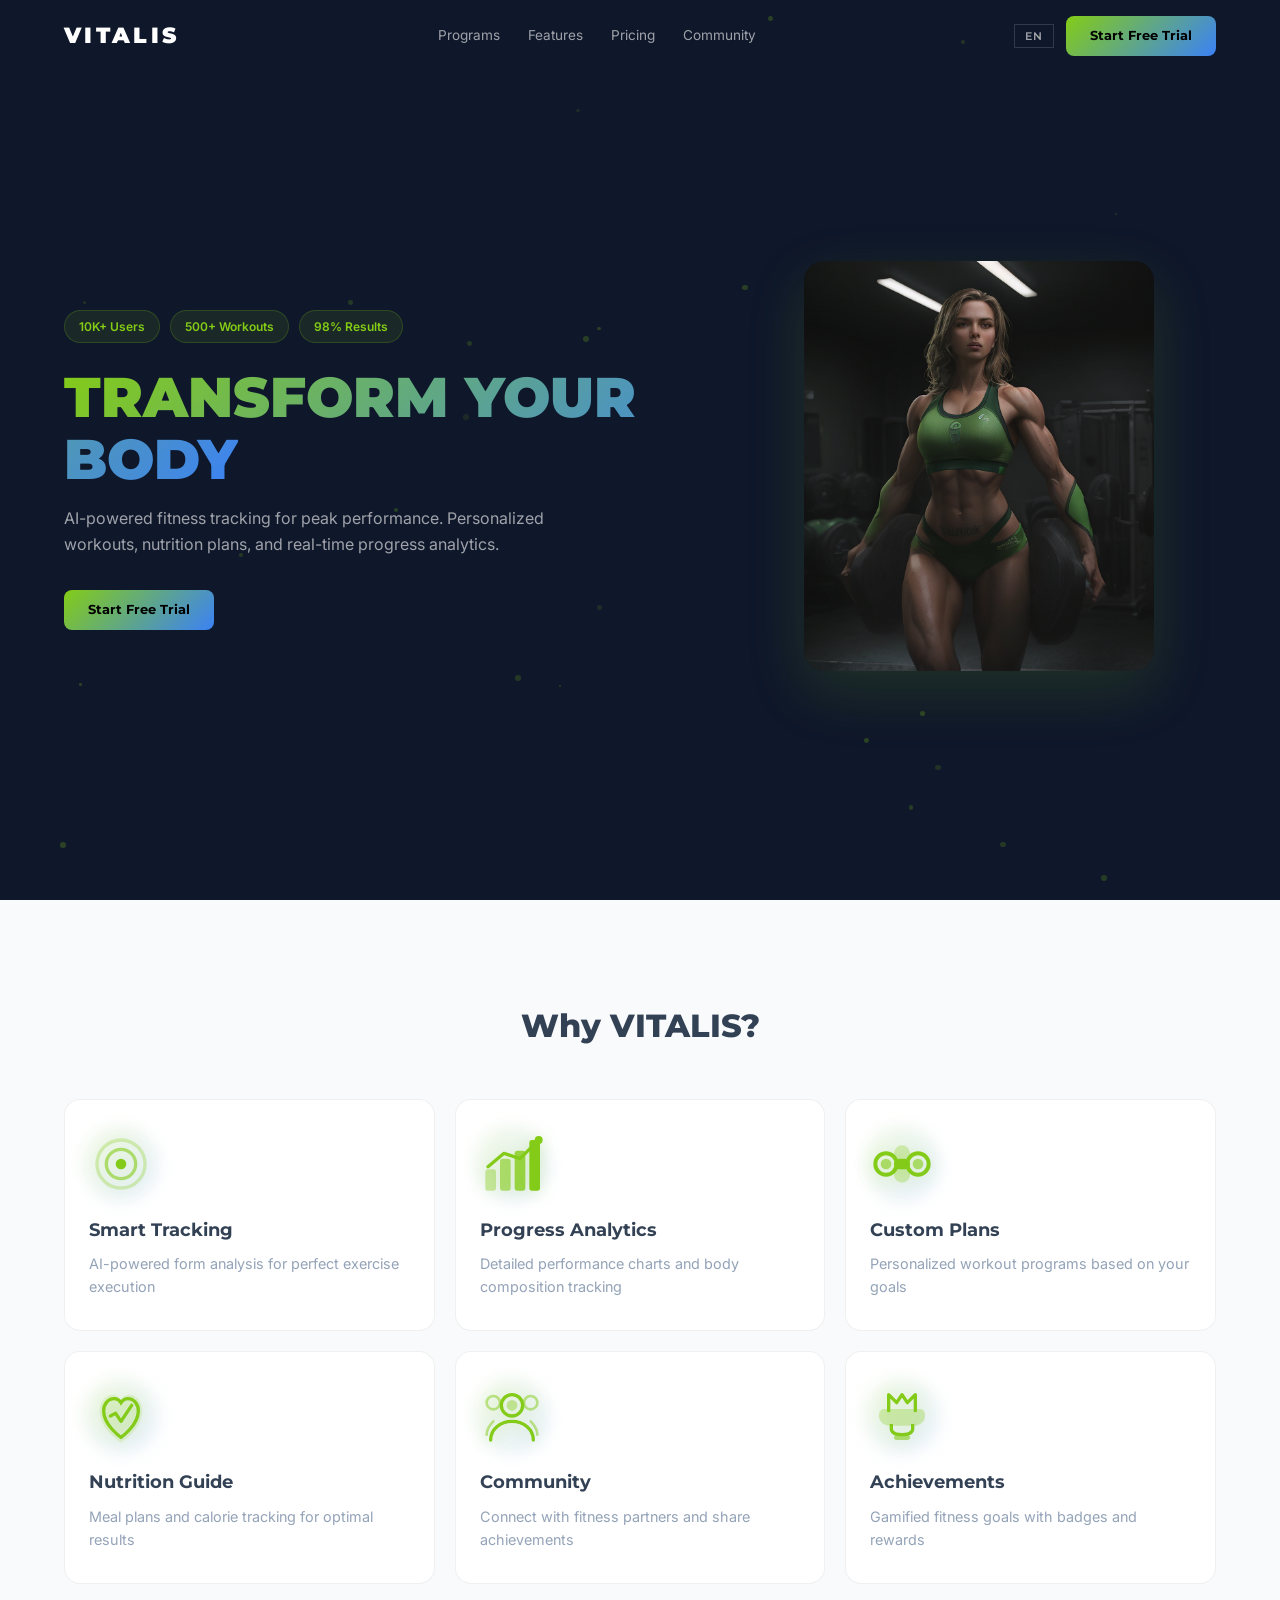
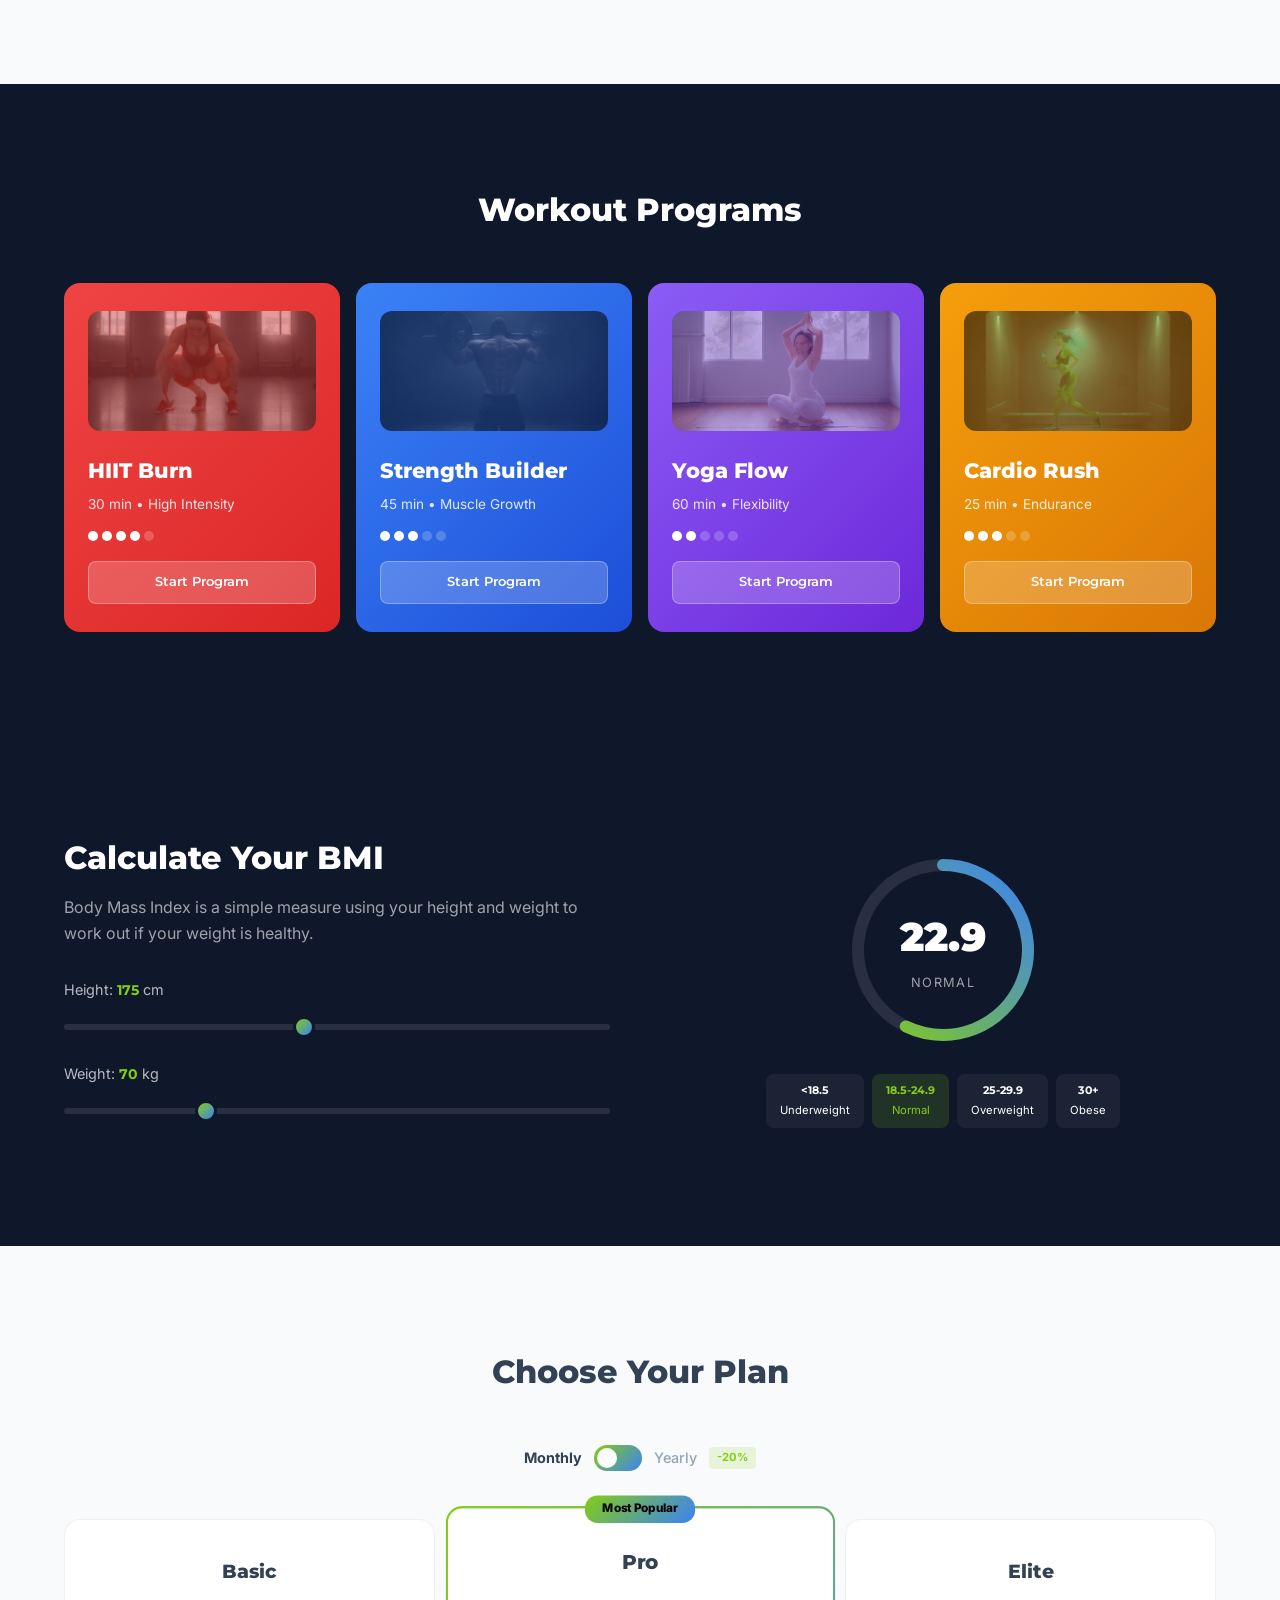
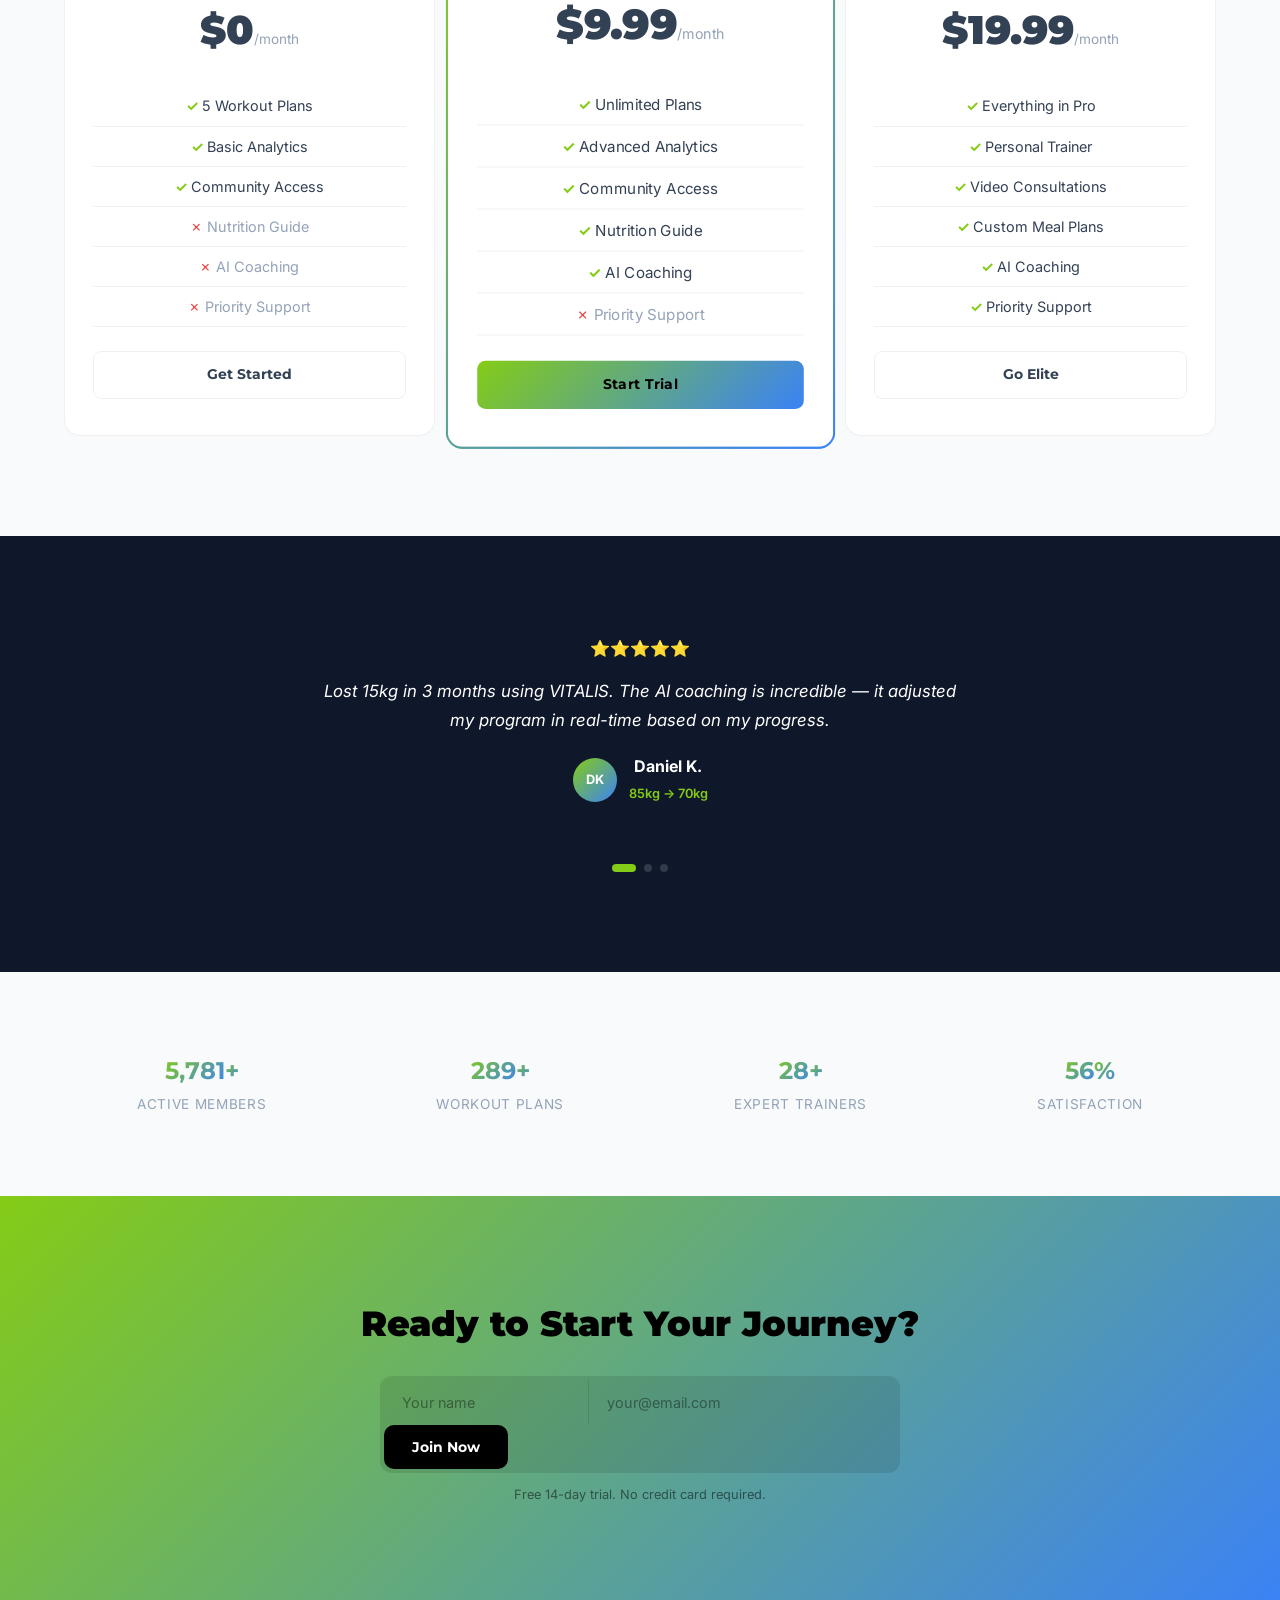
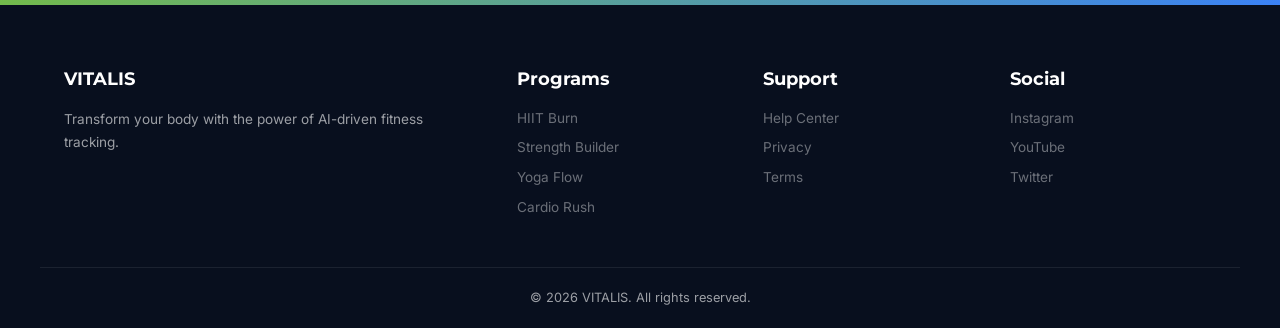
<file: index.html>
<!DOCTYPE html>
<html lang="en">
<head>
    <meta charset="UTF-8">
    <meta name="viewport" content="width=device-width, initial-scale=1.0">
    <title>VITALIS — Fitness & Wellness Platform</title>
    <meta name="description" content="VITALIS — AI-powered fitness tracking platform for peak performance">
    <link rel="preconnect" href="https://fonts.googleapis.com">
    <link rel="preconnect" href="https://fonts.gstatic.com" crossorigin>
    <link href="https://fonts.googleapis.com/css2?family=Montserrat:wght@400;500;600;700;800;900&family=Inter:wght@300;400;500;600&display=swap" rel="stylesheet">
    <link rel="stylesheet" href="style.css">

<!-- SEO upgrade -->
<meta property="og:title" content="VITALIS — Fitness &amp; Wellness Platform">
<meta property="og:description" content="VITALIS — AI-powered fitness tracking platform for peak performance">
<meta property="og:type" content="website">
<meta property="og:url" content="https://hohotyn156782-bit.github.io/vitalis/">
<meta property="og:image" content="https://hohotyn156782-bit.github.io/vitalis/og-image.jpg">
<meta property="og:locale" content="ru_RU">
<meta name="twitter:card" content="summary_large_image">
<meta name="twitter:title" content="VITALIS — Fitness &amp; Wellness Platform">
<meta name="twitter:description" content="VITALIS — AI-powered fitness tracking platform for peak performance">
<meta name="twitter:image" content="https://hohotyn156782-bit.github.io/vitalis/og-image.jpg">
<link rel="canonical" href="https://hohotyn156782-bit.github.io/vitalis/">
<meta name="theme-color" content="#0b1020">
<link rel="icon" type="image/svg+xml" href="favicon.svg">
<script type="application/ld+json">
{
 "@context": "https://schema.org",
 "@type": "HealthClub",
 "name": "VITALIS",
 "url": "https://hohotyn156782-bit.github.io/vitalis/",
 "image": "https://hohotyn156782-bit.github.io/vitalis/og-image.jpg",
 "description": "VITALIS — AI-powered fitness tracking platform for peak performance"
}
</script>
</head>
<body>
    <!-- Header -->
    <header class="header" id="header">
        <div class="container header-inner">
            <a href="#" class="logo">VITALIS</a>
            <nav class="nav" id="nav">
                <a href="#programs" data-lang-en="Programs" data-lang-ru="Программы">Programs</a>
                <a href="#features" data-lang-en="Features" data-lang-ru="Возможности">Features</a>
                <a href="#pricing" data-lang-en="Pricing" data-lang-ru="Цены">Pricing</a>
                <a href="#community" data-lang-en="Community" data-lang-ru="Сообщество">Community</a>
            </nav>
            <div class="header-actions">
                <button class="lang-btn" id="langBtn">EN</button>
                <a href="#cta" class="cta-btn header-cta" data-lang-en="Start Free Trial" data-lang-ru="Начать бесплатно">Start Free Trial</a>
                <button class="burger" id="burger" aria-label="Menu"><span></span><span></span><span></span></button>
            </div>
        </div>
    </header>

    <!-- Hero -->
    <section class="hero">
        <div class="hero-particles" id="particles"></div>
        <div class="container hero-inner">
            <div class="hero-content">
                <div class="hero-badges">
                    <span class="hero-badge" data-lang-en="10K+ Users" data-lang-ru="10К+ пользователей">10K+ Users</span>
                    <span class="hero-badge" data-lang-en="500+ Workouts" data-lang-ru="500+ тренировок">500+ Workouts</span>
                    <span class="hero-badge" data-lang-en="98% Results" data-lang-ru="98% результат">98% Results</span>
                </div>
                <h1><span class="gradient-text" data-lang-en="TRANSFORM YOUR BODY" data-lang-ru="ТРАНСФОРМИРУЙ ТЕЛО">TRANSFORM YOUR BODY</span></h1>
                <p data-lang-en="AI-powered fitness tracking for peak performance. Personalized workouts, nutrition plans, and real-time progress analytics." data-lang-ru="Фитнес-трекер на базе ИИ для максимальной производительности. Персональные тренировки, планы питания и аналитика прогресса в реальном времени.">AI-powered fitness tracking for peak performance. Personalized workouts, nutrition plans, and real-time progress analytics.</p>
                <div class="hero-ctas">
                    <a href="#cta" class="cta-btn" data-lang-en="Start Free Trial" data-lang-ru="Начать бесплатно">Start Free Trial</a>
                </div>
            </div>
            <div class="hero-visual">
                <div class="fitness-figure">
                    <img src="images/fitness-hero.png" alt="Fitness" class="hero-fitness-photo">
                </div>
            </div>
        </div>
    </section>

    <!-- Features -->
    <section class="features" id="features">
        <div class="container">
            <h2 class="section-title" data-lang-en="Why VITALIS?" data-lang-ru="Почему VITALIS?">Why VITALIS?</h2>
            <div class="features-grid">
                <div class="feature-card">
                    <div class="feature-icon-wrap">
                        <svg viewBox="0 0 48 48" fill="none" xmlns="http://www.w3.org/2000/svg">
                            <circle cx="24" cy="24" r="18" stroke="url(#g1)" stroke-width="2.5" opacity="0.3"/>
                            <circle cx="24" cy="24" r="11" stroke="url(#g1)" stroke-width="2.5" opacity="0.6"/>
                            <circle cx="24" cy="24" r="4" fill="url(#g1)"/>
                            <line x1="24" y1="2" x2="24" y2="10" stroke="url(#g1)" stroke-width="2.5" stroke-linecap="round"/>
                            <line x1="24" y1="38" x2="24" y2="46" stroke="url(#g1)" stroke-width="2.5" stroke-linecap="round"/>
                            <line x1="2" y1="24" x2="10" y2="24" stroke="url(#g1)" stroke-width="2.5" stroke-linecap="round"/>
                            <line x1="38" y1="24" x2="46" y2="24" stroke="url(#g1)" stroke-width="2.5" stroke-linecap="round"/>
                            <defs><linearGradient id="g1" x1="0" y1="0" x2="48" y2="48"><stop stop-color="#84cc16"/><stop offset="1" stop-color="#3b82f6"/></linearGradient></defs>
                        </svg>
                    </div>
                    <h3 data-lang-en="Smart Tracking" data-lang-ru="Умный трекинг">Smart Tracking</h3>
                    <p data-lang-en="AI-powered form analysis for perfect exercise execution" data-lang-ru="ИИ-анализ формы для идеального выполнения упражнений">AI-powered form analysis for perfect exercise execution</p>
                </div>
                <div class="feature-card">
                    <div class="feature-icon-wrap">
                        <svg viewBox="0 0 48 48" fill="none" xmlns="http://www.w3.org/2000/svg">
                            <rect x="4" y="28" width="8" height="16" rx="2" fill="url(#g2)" opacity="0.4"/>
                            <rect x="15" y="20" width="8" height="24" rx="2" fill="url(#g2)" opacity="0.6"/>
                            <rect x="26" y="14" width="8" height="30" rx="2" fill="url(#g2)" opacity="0.8"/>
                            <rect x="37" y="6" width="8" height="38" rx="2" fill="url(#g2)"/>
                            <path d="M6 26L18 16L30 20L44 6" stroke="url(#g2)" stroke-width="2.5" stroke-linecap="round" stroke-linejoin="round"/>
                            <circle cx="44" cy="6" r="3" fill="#84cc16"/>
                            <defs><linearGradient id="g2" x1="0" y1="0" x2="48" y2="48"><stop stop-color="#84cc16"/><stop offset="1" stop-color="#3b82f6"/></linearGradient></defs>
                        </svg>
                    </div>
                    <h3 data-lang-en="Progress Analytics" data-lang-ru="Аналитика прогресса">Progress Analytics</h3>
                    <p data-lang-en="Detailed performance charts and body composition tracking" data-lang-ru="Детальные графики результатов и отслеживание состава тела">Detailed performance charts and body composition tracking</p>
                </div>
                <div class="feature-card">
                    <div class="feature-icon-wrap">
                        <svg viewBox="0 0 48 48" fill="none" xmlns="http://www.w3.org/2000/svg">
                            <rect x="18" y="10" width="12" height="28" rx="6" fill="url(#g3)" opacity="0.3"/>
                            <circle cx="12" cy="24" r="8" stroke="url(#g3)" stroke-width="3" fill="none"/>
                            <circle cx="36" cy="24" r="8" stroke="url(#g3)" stroke-width="3" fill="none"/>
                            <rect x="18" y="20" width="12" height="8" rx="4" fill="url(#g3)"/>
                            <circle cx="12" cy="24" r="4" fill="url(#g3)" opacity="0.6"/>
                            <circle cx="36" cy="24" r="4" fill="url(#g3)" opacity="0.6"/>
                            <defs><linearGradient id="g3" x1="0" y1="0" x2="48" y2="48"><stop stop-color="#84cc16"/><stop offset="1" stop-color="#3b82f6"/></linearGradient></defs>
                        </svg>
                    </div>
                    <h3 data-lang-en="Custom Plans" data-lang-ru="Персональные планы">Custom Plans</h3>
                    <p data-lang-en="Personalized workout programs based on your goals" data-lang-ru="Персонализированные программы тренировок под ваши цели">Personalized workout programs based on your goals</p>
                </div>
                <div class="feature-card">
                    <div class="feature-icon-wrap">
                        <svg viewBox="0 0 48 48" fill="none" xmlns="http://www.w3.org/2000/svg">
                            <path d="M24 44C24 44 8 34 8 20C8 14 12 8 18 8C21 8 23 10 24 12C25 10 27 8 30 8C36 8 40 14 40 20C40 34 24 44 24 44Z" fill="url(#g4)" opacity="0.15"/>
                            <path d="M24 40C24 40 11 31 11 20C11 15.5 14 11 19 11C21.5 11 23 12.5 24 14C25 12.5 26.5 11 29 11C34 11 37 15.5 37 20C37 31 24 40 24 40Z" stroke="url(#g4)" stroke-width="2.5" fill="none"/>
                            <path d="M16 24L20 22L24 28L32 16" stroke="url(#g4)" stroke-width="2.5" stroke-linecap="round" stroke-linejoin="round"/>
                            <defs><linearGradient id="g4" x1="0" y1="0" x2="48" y2="48"><stop stop-color="#84cc16"/><stop offset="1" stop-color="#3b82f6"/></linearGradient></defs>
                        </svg>
                    </div>
                    <h3 data-lang-en="Nutrition Guide" data-lang-ru="Гид по питанию">Nutrition Guide</h3>
                    <p data-lang-en="Meal plans and calorie tracking for optimal results" data-lang-ru="Планы питания и подсчёт калорий для оптимальных результатов">Meal plans and calorie tracking for optimal results</p>
                </div>
                <div class="feature-card">
                    <div class="feature-icon-wrap">
                        <svg viewBox="0 0 48 48" fill="none" xmlns="http://www.w3.org/2000/svg">
                            <circle cx="24" cy="16" r="8" stroke="url(#g5)" stroke-width="2.5" fill="none"/>
                            <circle cx="24" cy="16" r="4" fill="url(#g5)" opacity="0.4"/>
                            <path d="M8 42C8 34 15 28 24 28C33 28 40 34 40 42" stroke="url(#g5)" stroke-width="2.5" stroke-linecap="round" fill="none"/>
                            <circle cx="38" cy="14" r="5" stroke="url(#g5)" stroke-width="2" fill="none" opacity="0.5"/>
                            <circle cx="10" cy="14" r="5" stroke="url(#g5)" stroke-width="2" fill="none" opacity="0.5"/>
                            <path d="M43 38C43 33 39 29 38 28" stroke="url(#g5)" stroke-width="2" stroke-linecap="round" opacity="0.5"/>
                            <path d="M5 38C5 33 9 29 10 28" stroke="url(#g5)" stroke-width="2" stroke-linecap="round" opacity="0.5"/>
                            <defs><linearGradient id="g5" x1="0" y1="0" x2="48" y2="48"><stop stop-color="#84cc16"/><stop offset="1" stop-color="#3b82f6"/></linearGradient></defs>
                        </svg>
                    </div>
                    <h3 data-lang-en="Community" data-lang-ru="Сообщество">Community</h3>
                    <p data-lang-en="Connect with fitness partners and share achievements" data-lang-ru="Общайтесь с партнёрами по фитнесу и делитесь достижениями">Connect with fitness partners and share achievements</p>
                </div>
                <div class="feature-card">
                    <div class="feature-icon-wrap">
                        <svg viewBox="0 0 48 48" fill="none" xmlns="http://www.w3.org/2000/svg">
                            <path d="M14 20L14 8L20 14L24 8L28 14L34 8L34 20" stroke="url(#g6)" stroke-width="2.5" stroke-linecap="round" stroke-linejoin="round" fill="none"/>
                            <path d="M10 20H38C38 20 40 20 40 24C40 28 36 30 34 30H14C12 30 8 28 8 24C8 20 10 20 10 20Z" fill="url(#g6)" opacity="0.3" stroke="url(#g6)" stroke-width="2.5"/>
                            <path d="M16 30V34C16 34 16 38 24 38C32 38 32 34 32 34V30" stroke="url(#g6)" stroke-width="2.5" fill="none"/>
                            <rect x="18" y="38" width="12" height="4" rx="2" fill="url(#g6)" opacity="0.6"/>
                            <defs><linearGradient id="g6" x1="0" y1="0" x2="48" y2="48"><stop stop-color="#84cc16"/><stop offset="1" stop-color="#3b82f6"/></linearGradient></defs>
                        </svg>
                    </div>
                    <h3 data-lang-en="Achievements" data-lang-ru="Достижения">Achievements</h3>
                    <p data-lang-en="Gamified fitness goals with badges and rewards" data-lang-ru="Геймифицированные фитнес-цели с бейджами и наградами">Gamified fitness goals with badges and rewards</p>
                </div>
            </div>
        </div>
    </section>

    <!-- Programs -->
    <section class="programs" id="programs">
        <div class="container">
            <h2 class="section-title light" data-lang-en="Workout Programs" data-lang-ru="Программы тренировок">Workout Programs</h2>
            <div class="programs-grid">
                <div class="program-card" style="background:linear-gradient(135deg,#ef4444,#dc2626)">
                    <img src="images/hiit-workout.png" alt="HIIT Burn" class="program-photo">
                    <h3>HIIT Burn</h3>
                    <p>30 min &bull; <span data-lang-en="High Intensity" data-lang-ru="Высокая интенсивность">High Intensity</span></p>
                    <div class="difficulty"><span class="dot filled"></span><span class="dot filled"></span><span class="dot filled"></span><span class="dot filled"></span><span class="dot"></span></div>
                    <a href="#cta" class="program-btn" data-lang-en="Start Program" data-lang-ru="Начать">Start Program</a>
                </div>
                <div class="program-card" style="background:linear-gradient(135deg,#3b82f6,#1d4ed8)">
                    <img src="images/strength-training.png" alt="Strength Builder" class="program-photo">
                    <h3>Strength Builder</h3>
                    <p>45 min &bull; <span data-lang-en="Muscle Growth" data-lang-ru="Рост мышц">Muscle Growth</span></p>
                    <div class="difficulty"><span class="dot filled"></span><span class="dot filled"></span><span class="dot filled"></span><span class="dot"></span><span class="dot"></span></div>
                    <a href="#cta" class="program-btn" data-lang-en="Start Program" data-lang-ru="Начать">Start Program</a>
                </div>
                <div class="program-card" style="background:linear-gradient(135deg,#8b5cf6,#6d28d9)">
                    <img src="images/yoga-flow.png" alt="Yoga Flow" class="program-photo">
                    <h3>Yoga Flow</h3>
                    <p>60 min &bull; <span data-lang-en="Flexibility" data-lang-ru="Гибкость">Flexibility</span></p>
                    <div class="difficulty"><span class="dot filled"></span><span class="dot filled"></span><span class="dot"></span><span class="dot"></span><span class="dot"></span></div>
                    <a href="#cta" class="program-btn" data-lang-en="Start Program" data-lang-ru="Начать">Start Program</a>
                </div>
                <div class="program-card" style="background:linear-gradient(135deg,#f59e0b,#d97706)">
                    <img src="images/cardio-running.png" alt="Cardio Rush" class="program-photo">
                    <h3>Cardio Rush</h3>
                    <p>25 min &bull; <span data-lang-en="Endurance" data-lang-ru="Выносливость">Endurance</span></p>
                    <div class="difficulty"><span class="dot filled"></span><span class="dot filled"></span><span class="dot filled"></span><span class="dot"></span><span class="dot"></span></div>
                    <a href="#cta" class="program-btn" data-lang-en="Start Program" data-lang-ru="Начать">Start Program</a>
                </div>
            </div>
        </div>
    </section>

    <!-- BMI Calculator -->
    <section class="bmi-section">
        <div class="container bmi-inner">
            <div class="bmi-text">
                <h2 data-lang-en="Calculate Your BMI" data-lang-ru="Рассчитайте ваш ИМТ">Calculate Your BMI</h2>
                <p data-lang-en="Body Mass Index is a simple measure using your height and weight to work out if your weight is healthy." data-lang-ru="Индекс массы тела — простой показатель, использующий ваш рост и вес для определения, является ли ваш вес здоровым.">Body Mass Index is a simple measure using your height and weight to work out if your weight is healthy.</p>
                <div class="bmi-inputs">
                    <div class="slider-group">
                        <label><span data-lang-en="Height" data-lang-ru="Рост">Height</span>: <strong id="heightVal">175</strong> cm</label>
                        <input type="range" id="heightSlider" min="140" max="220" value="175">
                    </div>
                    <div class="slider-group">
                        <label><span data-lang-en="Weight" data-lang-ru="Вес">Weight</span>: <strong id="weightVal">70</strong> kg</label>
                        <input type="range" id="weightSlider" min="40" max="160" value="70">
                    </div>
                </div>
            </div>
            <div class="bmi-result">
                <div class="bmi-ring-container">
                    <svg viewBox="0 0 200 200" class="bmi-ring">
                        <circle cx="100" cy="100" r="85" fill="none" stroke="rgba(255,255,255,0.1)" stroke-width="12"/>
                        <circle cx="100" cy="100" r="85" fill="none" stroke="url(#bmiGrad)" stroke-width="12" stroke-linecap="round" stroke-dasharray="534" stroke-dashoffset="400" id="bmiCircle" transform="rotate(-90 100 100)"/>
                        <defs><linearGradient id="bmiGrad" x1="0" y1="0" x2="1" y2="1"><stop stop-color="#84cc16"/><stop offset="1" stop-color="#3b82f6"/></linearGradient></defs>
                    </svg>
                    <div class="bmi-value">
                        <span id="bmiNumber">22.9</span>
                        <small id="bmiCategory" data-lang-en="Normal" data-lang-ru="Норма">Normal</small>
                    </div>
                </div>
                <div class="bmi-scale">
                    <div class="scale-item under"><span>&lt;18.5</span><span data-lang-en="Underweight" data-lang-ru="Недовес">Underweight</span></div>
                    <div class="scale-item normal active"><span>18.5-24.9</span><span data-lang-en="Normal" data-lang-ru="Норма">Normal</span></div>
                    <div class="scale-item over"><span>25-29.9</span><span data-lang-en="Overweight" data-lang-ru="Избыток">Overweight</span></div>
                    <div class="scale-item obese"><span>30+</span><span data-lang-en="Obese" data-lang-ru="Ожирение">Obese</span></div>
                </div>
            </div>
        </div>
    </section>

    <!-- Pricing -->
    <section class="pricing" id="pricing">
        <div class="container">
            <h2 class="section-title" data-lang-en="Choose Your Plan" data-lang-ru="Выберите план">Choose Your Plan</h2>
            <div class="pricing-toggle">
                <span data-lang-en="Monthly" data-lang-ru="Месяц" class="toggle-label active" id="monthlyLabel">Monthly</span>
                <button class="toggle-switch" id="pricingToggle"><span class="toggle-dot"></span></button>
                <span data-lang-en="Yearly" data-lang-ru="Год" class="toggle-label" id="yearlyLabel">Yearly</span>
                <span class="save-badge" data-lang-en="-20%" data-lang-ru="-20%">-20%</span>
            </div>
            <div class="pricing-grid">
                <div class="price-card">
                    <h3 data-lang-en="Basic" data-lang-ru="Базовый">Basic</h3>
                    <div class="price"><span class="price-amount" data-monthly="0" data-yearly="0">$0</span><span data-lang-en="/month" data-lang-ru="/мес">/month</span></div>
                    <ul>
                        <li class="yes" data-lang-en="5 Workout Plans" data-lang-ru="5 планов тренировок">5 Workout Plans</li>
                        <li class="yes" data-lang-en="Basic Analytics" data-lang-ru="Базовая аналитика">Basic Analytics</li>
                        <li class="yes" data-lang-en="Community Access" data-lang-ru="Доступ к сообществу">Community Access</li>
                        <li class="no" data-lang-en="Nutrition Guide" data-lang-ru="Гид по питанию">Nutrition Guide</li>
                        <li class="no" data-lang-en="AI Coaching" data-lang-ru="ИИ-тренер">AI Coaching</li>
                        <li class="no" data-lang-en="Priority Support" data-lang-ru="Приоритет поддержка">Priority Support</li>
                    </ul>
                    <a href="#cta" class="price-btn" data-lang-en="Get Started" data-lang-ru="Начать">Get Started</a>
                </div>
                <div class="price-card popular">
                    <div class="popular-badge" data-lang-en="Most Popular" data-lang-ru="Популярный">Most Popular</div>
                    <h3 data-lang-en="Pro" data-lang-ru="Про">Pro</h3>
                    <div class="price"><span class="price-amount" data-monthly="9.99" data-yearly="7.99">$9.99</span><span data-lang-en="/month" data-lang-ru="/мес">/month</span></div>
                    <ul>
                        <li class="yes" data-lang-en="Unlimited Plans" data-lang-ru="Безлимитные планы">Unlimited Plans</li>
                        <li class="yes" data-lang-en="Advanced Analytics" data-lang-ru="Продвинутая аналитика">Advanced Analytics</li>
                        <li class="yes" data-lang-en="Community Access" data-lang-ru="Доступ к сообществу">Community Access</li>
                        <li class="yes" data-lang-en="Nutrition Guide" data-lang-ru="Гид по питанию">Nutrition Guide</li>
                        <li class="yes" data-lang-en="AI Coaching" data-lang-ru="ИИ-тренер">AI Coaching</li>
                        <li class="no" data-lang-en="Priority Support" data-lang-ru="Приоритет поддержка">Priority Support</li>
                    </ul>
                    <a href="#cta" class="price-btn primary" data-lang-en="Start Trial" data-lang-ru="Начать триал">Start Trial</a>
                </div>
                <div class="price-card">
                    <h3 data-lang-en="Elite" data-lang-ru="Элит">Elite</h3>
                    <div class="price"><span class="price-amount" data-monthly="19.99" data-yearly="15.99">$19.99</span><span data-lang-en="/month" data-lang-ru="/мес">/month</span></div>
                    <ul>
                        <li class="yes" data-lang-en="Everything in Pro" data-lang-ru="Всё из Про">Everything in Pro</li>
                        <li class="yes" data-lang-en="Personal Trainer" data-lang-ru="Личный тренер">Personal Trainer</li>
                        <li class="yes" data-lang-en="Video Consultations" data-lang-ru="Видео-консультации">Video Consultations</li>
                        <li class="yes" data-lang-en="Custom Meal Plans" data-lang-ru="Персональное меню">Custom Meal Plans</li>
                        <li class="yes" data-lang-en="AI Coaching" data-lang-ru="ИИ-тренер">AI Coaching</li>
                        <li class="yes" data-lang-en="Priority Support" data-lang-ru="Приоритет поддержка">Priority Support</li>
                    </ul>
                    <a href="#cta" class="price-btn" data-lang-en="Go Elite" data-lang-ru="Стать Элит">Go Elite</a>
                </div>
            </div>
        </div>
    </section>

    <!-- Testimonials -->
    <section class="testimonials">
        <div class="container">
            <div class="test-carousel" id="testCarousel">
                <div class="test-card active">
                    <div class="test-stars">&#11088;&#11088;&#11088;&#11088;&#11088;</div>
                    <p data-lang-en="Lost 15kg in 3 months using VITALIS. The AI coaching is incredible — it adjusted my program in real-time based on my progress." data-lang-ru="Потерял 15кг за 3 месяца с VITALIS. ИИ-тренер невероятен — он корректировал мою программу в реальном времени на основе прогресса.">"Lost 15kg in 3 months using VITALIS. The AI coaching is incredible — it adjusted my program in real-time based on my progress."</p>
                    <div class="test-author">
                        <div class="test-avatar" style="background:linear-gradient(135deg,#84cc16,#3b82f6)">DK</div>
                        <div><strong>Daniel K.</strong><span>85kg &rarr; 70kg</span></div>
                    </div>
                </div>
                <div class="test-card">
                    <div class="test-stars">&#11088;&#11088;&#11088;&#11088;&#11088;</div>
                    <p data-lang-en="Best fitness app I've ever used. The nutrition tracking alone is worth the subscription. Gained 8kg of muscle in 6 months!" data-lang-ru="Лучшее фитнес-приложение. Одно отслеживание питания стоит подписки. Набрал 8кг мышц за 6 месяцев!">"Best fitness app I've ever used. The nutrition tracking alone is worth the subscription. Gained 8kg of muscle in 6 months!"</p>
                    <div class="test-author">
                        <div class="test-avatar" style="background:linear-gradient(135deg,#ef4444,#f59e0b)">MR</div>
                        <div><strong>Maria R.</strong><span>60kg &rarr; 56kg</span></div>
                    </div>
                </div>
                <div class="test-card">
                    <div class="test-stars">&#11088;&#11088;&#11088;&#11088;&#11088;</div>
                    <p data-lang-en="The community feature keeps me motivated. I've connected with amazing workout partners and we push each other every day." data-lang-ru="Функция сообщества поддерживает мотивацию. Я нашёл отличных партнёров по тренировкам, и мы мотивируем друг друга каждый день.">"The community feature keeps me motivated. I've connected with amazing workout partners and we push each other every day."</p>
                    <div class="test-author">
                        <div class="test-avatar" style="background:linear-gradient(135deg,#8b5cf6,#ec4899)">JL</div>
                        <div><strong>Jake L.</strong><span>92kg &rarr; 78kg</span></div>
                    </div>
                </div>
            </div>
            <div class="test-dots" id="testDots">
                <button class="td active" data-slide="0"></button>
                <button class="td" data-slide="1"></button>
                <button class="td" data-slide="2"></button>
            </div>
        </div>
    </section>

    <!-- Community Stats -->
    <section class="community" id="community">
        <div class="container">
            <div class="community-stats">
                <div class="cs"><span class="cs-num" data-count="10000">0</span><span>+</span><p data-lang-en="Active Members" data-lang-ru="Активных участников">Active Members</p></div>
                <div class="cs"><span class="cs-num" data-count="500">0</span><span>+</span><p data-lang-en="Workout Plans" data-lang-ru="Планов тренировок">Workout Plans</p></div>
                <div class="cs"><span class="cs-num" data-count="50">0</span><span>+</span><p data-lang-en="Expert Trainers" data-lang-ru="Экспертных тренеров">Expert Trainers</p></div>
                <div class="cs"><span class="cs-num" data-count="98">0</span><span>%</span><p data-lang-en="Satisfaction" data-lang-ru="Удовлетворённость">Satisfaction</p></div>
            </div>
        </div>
    </section>

    <!-- CTA -->
    <section class="cta-section" id="cta">
        <div class="container cta-inner">
            <h2 data-lang-en="Ready to Start Your Journey?" data-lang-ru="Готовы начать свой путь?">Ready to Start Your Journey?</h2>
            <form class="cta-form" id="ctaForm">
                <input type="text" name="name" placeholder="Your name" data-placeholder-en="Your name" data-placeholder-ru="Ваше имя" required>
                <input type="email" name="email" placeholder="your@email.com" required>
                <button type="submit" data-lang-en="Join Now" data-lang-ru="Присоединиться">Join Now</button>
            </form>
            <p class="cta-note" data-lang-en="Free 14-day trial. No credit card required." data-lang-ru="Бесплатный 14-дневный триал. Карта не нужна.">Free 14-day trial. No credit card required.</p>
        </div>
    </section>

    <!-- Footer -->
    <footer class="footer">
        <div class="container footer-inner">
            <div class="footer-col">
                <h4>VITALIS</h4>
                <p data-lang-en="Transform your body with the power of AI-driven fitness tracking." data-lang-ru="Трансформируйте тело с помощью ИИ-фитнес-трекера.">Transform your body with the power of AI-driven fitness tracking.</p>
            </div>
            <div class="footer-col">
                <h4 data-lang-en="Programs" data-lang-ru="Программы">Programs</h4>
                <a href="#">HIIT Burn</a>
                <a href="#">Strength Builder</a>
                <a href="#">Yoga Flow</a>
                <a href="#">Cardio Rush</a>
            </div>
            <div class="footer-col">
                <h4 data-lang-en="Support" data-lang-ru="Поддержка">Support</h4>
                <a href="#" data-lang-en="Help Center" data-lang-ru="Помощь">Help Center</a>
                <a href="#" data-lang-en="Privacy" data-lang-ru="Конфиденциальность">Privacy</a>
                <a href="#" data-lang-en="Terms" data-lang-ru="Условия">Terms</a>
            </div>
            <div class="footer-col">
                <h4 data-lang-en="Social" data-lang-ru="Соцсети">Social</h4>
                <a href="#">Instagram</a>
                <a href="#">YouTube</a>
                <a href="#">Twitter</a>
            </div>
        </div>
        <div class="footer-bottom">
            <p>&copy; 2026 VITALIS. <span data-lang-en="All rights reserved." data-lang-ru="Все права защищены.">All rights reserved.</span></p>
        </div>
    </footer>

    <script src="script.js"></script>
</body>
</html>
</file>
<file: style.css>
/* ===== VITALIS — Fitness Platform CSS ===== */
:root {
    --lime: #84cc16;
    --blue: #3b82f6;
    --dark: #0f172a;
    --darker: #080f1e;
    --light: #f8fafc;
    --text: #334155;
    --text-light: #94a3b8;
    --border: rgba(0,0,0,0.06);
    --border-dark: rgba(255,255,255,0.08);
    --radius: 16px;
    --transition: 0.35s cubic-bezier(0.4, 0, 0.2, 1);
    --gradient: linear-gradient(135deg, var(--lime), var(--blue));
}
:root { color-scheme: light only; }
*, *::before, *::after { margin: 0; padding: 0; box-sizing: border-box; }
html { scroll-behavior: smooth; overflow-x: hidden; }
body {
    font-family: 'Inter', -apple-system, sans-serif;
    background: var(--light); color: var(--text);
    line-height: 1.6; overflow-x: hidden;
}
::selection { background: var(--lime); color: #000; }
.container { max-width: 1200px; margin: 0 auto; padding: 0 24px; }
h1, h2, h3, h4 { font-family: 'Montserrat', sans-serif; }
.gradient-text {
    background: var(--gradient);
    -webkit-background-clip: text; -webkit-text-fill-color: transparent;
    background-clip: text;
}

/* ===== HEADER ===== */
.header {
    position: fixed; top: 0; left: 0; right: 0; z-index: 100;
    transition: all var(--transition);
}
.header.scrolled {
    background: rgba(15,23,42,0.9);
    backdrop-filter: blur(16px);
    border-bottom: 1px solid var(--border-dark);
}
.header-inner { display: flex; align-items: center; justify-content: space-between; height: 72px; }
.logo {
    font-family: 'Montserrat', sans-serif;
    font-size: 1.4rem; font-weight: 900;
    letter-spacing: 0.15em; color: #fff;
    text-decoration: none;
}
.nav { display: flex; gap: 28px; }
.nav a { color: rgba(255,255,255,0.6); text-decoration: none; font-size: 0.85rem; transition: color var(--transition); }
.nav a:hover { color: #fff; }

.header-actions { display: flex; align-items: center; gap: 12px; }
.lang-btn {
    padding: 4px 10px; border: 1px solid rgba(255,255,255,0.15);
    background: none; color: rgba(255,255,255,0.6);
    font-size: 0.7rem; letter-spacing: 0.1em; cursor: pointer;
    font-family: 'Montserrat', sans-serif; font-weight: 600;
    transition: all var(--transition);
}
.lang-btn:hover { border-color: var(--lime); color: var(--lime); }

.cta-btn {
    padding: 10px 24px; background: var(--gradient);
    color: #000; text-decoration: none; font-weight: 700;
    font-size: 0.8rem; border-radius: 8px; border: none;
    font-family: 'Montserrat', sans-serif;
    cursor: pointer; transition: all var(--transition);
}
.cta-btn:hover { transform: scale(1.03); box-shadow: 0 4px 20px rgba(132,204,22,0.3); }

.burger {
    display: none; flex-direction: column; gap: 5px;
    background: none; border: none; cursor: pointer;
}
.burger span { width: 22px; height: 2px; background: #fff; border-radius: 2px; transition: all var(--transition); }
.burger.active span:nth-child(1) { transform: rotate(45deg) translate(4px, 5px); }
.burger.active span:nth-child(2) { opacity: 0; }
.burger.active span:nth-child(3) { transform: rotate(-45deg) translate(4px, -5px); }

/* ===== HERO ===== */
.hero {
    min-height: 100vh; background: var(--dark); color: #fff;
    display: flex; align-items: center; position: relative;
    overflow: hidden; padding: 100px 0 60px;
}
.hero-particles {
    position: absolute; inset: 0; z-index: 1;
}
.particle {
    position: absolute; width: 4px; height: 4px;
    border-radius: 50%; background: var(--lime); opacity: 0.2;
    animation: floatP 8s ease-in-out infinite;
}
@keyframes floatP { 0%, 100% { transform: translateY(0); } 50% { transform: translateY(-30px); } }

.hero-inner { display: grid; grid-template-columns: 1.3fr 1fr; gap: 60px; align-items: center; position: relative; z-index: 2; }
.hero-content { animation: fadeUp 0.8s ease; }

.hero-badges { display: flex; gap: 10px; flex-wrap: wrap; margin-bottom: 24px; }
.hero-badge {
    padding: 6px 14px; background: rgba(132,204,22,0.1);
    border: 1px solid rgba(132,204,22,0.2);
    border-radius: 20px; font-size: 0.75rem; font-weight: 600;
    color: var(--lime);
}
.hero h1 { font-size: clamp(2.5rem, 5vw, 3.5rem); font-weight: 900; line-height: 1.1; margin-bottom: 16px; }
.hero p { color: rgba(255,255,255,0.6); max-width: 480px; margin-bottom: 32px; font-size: 1rem; }

.hero-ctas { display: flex; gap: 16px; align-items: center; }

.hero-visual { display: flex; justify-content: center; animation: fadeUp 0.8s ease 0.2s both; }
.fitness-figure { position: relative; }
.fitness-figure svg { width: 280px; height: auto; }

@keyframes fadeUp { from { opacity: 0; transform: translateY(30px); } to { opacity: 1; transform: translateY(0); } }

/* ===== FEATURES ===== */
.features { padding: 100px 0; background: var(--light); }
.section-title {
    font-size: 2rem; font-weight: 800; text-align: center;
    margin-bottom: 48px;
}
.section-title.light { color: #fff; }
.features-grid { display: grid; grid-template-columns: repeat(3, 1fr); gap: 20px; }
.feature-card {
    padding: 32px 24px; background: #fff;
    border: 1px solid var(--border); border-radius: var(--radius);
    transition: all var(--transition);
    opacity: 0; transform: translateY(20px);
}
.feature-card.visible { opacity: 1; transform: translateY(0); }
.feature-card:hover { transform: translateY(-4px); border-color: var(--lime); box-shadow: 0 8px 30px rgba(132,204,22,0.1); }
.feature-icon-wrap {
    width: 64px; height: 64px;
    margin-bottom: 20px;
    position: relative;
    animation: iconFloat 4s ease-in-out infinite;
}
.feature-icon-wrap::before {
    content: '';
    position: absolute; inset: -6px;
    border-radius: 50%;
    background: linear-gradient(135deg, rgba(132,204,22,0.12), rgba(59,130,246,0.12));
    filter: blur(8px);
    z-index: -1;
    animation: iconGlow 4s ease-in-out infinite alternate;
}
.feature-icon-wrap svg {
    width: 100%; height: 100%;
    filter: drop-shadow(0 2px 8px rgba(132,204,22,0.2));
    transition: transform var(--transition), filter var(--transition);
}
.feature-card:hover .feature-icon-wrap svg {
    transform: scale(1.1) rotate(3deg);
    filter: drop-shadow(0 4px 16px rgba(132,204,22,0.35));
}
@keyframes iconFloat {
    0%, 100% { transform: translateY(0); }
    50% { transform: translateY(-6px); }
}
@keyframes iconGlow {
    0% { opacity: 0.5; transform: scale(0.9); }
    100% { opacity: 1; transform: scale(1.15); }
}
.feature-card h3 { font-size: 1.1rem; margin-bottom: 8px; font-weight: 700; }
.feature-card p { color: var(--text-light); font-size: 0.9rem; }

/* ===== PROGRAMS ===== */
.programs { padding: 100px 0; background: var(--dark); color: #fff; }
.programs-grid {
    display: grid; grid-template-columns: repeat(4, 1fr); gap: 16px;
}
.program-card {
    padding: 28px 24px; border-radius: var(--radius);
    color: #fff; position: relative; overflow: hidden;
    transition: all var(--transition);
}
.program-card:hover { transform: translateY(-4px) scale(1.02); }
.program-card h3 { font-size: 1.3rem; font-weight: 800; margin-bottom: 6px; }
.program-card > p { font-size: 0.85rem; opacity: 0.85; margin-bottom: 16px; }
.difficulty { display: flex; gap: 4px; margin-bottom: 20px; }
.dot {
    width: 10px; height: 10px; border-radius: 50%;
    background: rgba(255,255,255,0.2);
}
.dot.filled { background: #fff; }
.program-btn {
    display: block; text-align: center; text-decoration: none;
    padding: 10px 20px; background: rgba(255,255,255,0.2);
    border: 1px solid rgba(255,255,255,0.3);
    color: #fff; border-radius: 8px; font-weight: 600;
    font-size: 0.8rem; cursor: pointer;
    font-family: 'Montserrat', sans-serif;
    transition: all var(--transition); width: 100%;
}
.program-btn:hover { background: rgba(255,255,255,0.3); }

/* ===== BMI CALCULATOR ===== */
.bmi-section { padding: 100px 0; background: var(--dark); color: #fff; }
.bmi-inner { display: grid; grid-template-columns: 1fr 1fr; gap: 60px; align-items: center; }
.bmi-text h2 { font-size: 2rem; font-weight: 800; margin-bottom: 12px; }
.bmi-text > p { color: rgba(255,255,255,0.6); margin-bottom: 32px; }

.slider-group { margin-bottom: 24px; }
.slider-group label { font-size: 0.9rem; display: block; margin-bottom: 10px; color: rgba(255,255,255,0.7); }
.slider-group strong { color: var(--lime); font-family: 'Montserrat', sans-serif; }
input[type="range"] {
    width: 100%; height: 6px; -webkit-appearance: none;
    background: rgba(255,255,255,0.1); border-radius: 3px;
    outline: none;
}
input[type="range"]::-webkit-slider-thumb {
    -webkit-appearance: none; width: 22px; height: 22px;
    border-radius: 50%; background: var(--gradient);
    cursor: pointer; border: 3px solid var(--dark);
}

.bmi-result { display: flex; flex-direction: column; align-items: center; }
.bmi-ring-container { position: relative; width: 200px; height: 200px; margin-bottom: 24px; }
.bmi-ring { width: 100%; height: 100%; }
.bmi-value {
    position: absolute; top: 50%; left: 50%;
    transform: translate(-50%, -50%); text-align: center;
}
.bmi-value span {
    display: block; font-size: 2.5rem; font-weight: 900;
    font-family: 'Montserrat', sans-serif;
}
.bmi-value small { font-size: 0.8rem; color: rgba(255,255,255,0.6); text-transform: uppercase; letter-spacing: 0.1em; }

.bmi-scale { display: flex; gap: 8px; }
.scale-item {
    padding: 8px 14px; border-radius: 8px;
    background: rgba(255,255,255,0.05);
    text-align: center; font-size: 0.7rem;
    transition: all var(--transition);
}
.scale-item span { display: block; }
.scale-item span:first-child { font-weight: 700; font-family: 'Montserrat', sans-serif; margin-bottom: 2px; }
.scale-item.active { background: rgba(132,204,22,0.15); color: var(--lime); }
.scale-item.under.active { background: rgba(59,130,246,0.15); color: var(--blue); }
.scale-item.over.active { background: rgba(245,158,11,0.15); color: #f59e0b; }
.scale-item.obese.active { background: rgba(239,68,68,0.15); color: #ef4444; }

/* ===== PRICING ===== */
.pricing { padding: 100px 0; background: var(--light); }
.pricing-toggle {
    display: flex; align-items: center; justify-content: center;
    gap: 12px; margin-bottom: 48px;
}
.toggle-label { font-size: 0.9rem; font-weight: 500; color: var(--text-light); transition: color var(--transition); }
.toggle-label.active { color: var(--text); font-weight: 700; }
.toggle-switch {
    width: 48px; height: 26px; border-radius: 13px;
    background: var(--gradient); border: none;
    position: relative; cursor: pointer; padding: 0;
}
.toggle-dot {
    position: absolute; top: 3px; left: 3px;
    width: 20px; height: 20px; border-radius: 50%;
    background: #fff; transition: transform var(--transition);
}
.toggle-switch.yearly .toggle-dot { transform: translateX(22px); }
.save-badge {
    padding: 2px 8px; background: rgba(132,204,22,0.15);
    color: var(--lime); border-radius: 4px;
    font-size: 0.7rem; font-weight: 700;
}

.pricing-grid { display: grid; grid-template-columns: repeat(3, 1fr); gap: 20px; }
.price-card {
    padding: 36px 28px; background: #fff;
    border: 1px solid var(--border); border-radius: var(--radius);
    text-align: center; transition: all var(--transition);
    position: relative;
}
.price-card:hover { transform: translateY(-4px); box-shadow: 0 8px 30px rgba(0,0,0,0.08); }
.price-card.popular {
    border: 2px solid transparent;
    background-image: linear-gradient(#fff, #fff), var(--gradient);
    background-origin: border-box;
    background-clip: padding-box, border-box;
    transform: scale(1.05);
}
.price-card.popular:hover { transform: scale(1.07) translateY(-4px); }
.popular-badge {
    position: absolute; top: -12px; left: 50%;
    transform: translateX(-50%); padding: 4px 16px;
    background: var(--gradient); color: #000;
    font-size: 0.7rem; font-weight: 800;
    border-radius: 12px; white-space: nowrap;
}
.price-card h3 { font-size: 1.2rem; font-weight: 800; margin-bottom: 12px; }
.price { margin-bottom: 24px; }
.price-amount { font-size: 2.5rem; font-weight: 900; font-family: 'Montserrat', sans-serif; }
.price span:last-child { font-size: 0.85rem; color: var(--text-light); }

.price-card ul { list-style: none; margin-bottom: 24px; }
.price-card li {
    padding: 8px 0; font-size: 0.9rem;
    border-bottom: 1px solid var(--border);
}
.price-card li.yes::before { content: '✓ '; color: var(--lime); font-weight: 700; }
.price-card li.no { color: var(--text-light); }
.price-card li.no::before { content: '✗ '; color: #ef4444; }

.price-btn {
    display: block; text-align: center; text-decoration: none;
    width: 100%; padding: 12px; border: 1px solid var(--border);
    background: none; border-radius: 8px; font-weight: 700;
    font-size: 0.85rem; cursor: pointer; color: var(--text);
    font-family: 'Montserrat', sans-serif;
    transition: all var(--transition);
}
.price-btn:hover { background: var(--dark); color: #fff; border-color: var(--dark); }
.price-btn.primary {
    background: var(--gradient); border: none; color: #000;
}
.price-btn.primary:hover { box-shadow: 0 4px 20px rgba(132,204,22,0.3); }

/* ===== TESTIMONIALS ===== */
.testimonials { padding: 100px 0; background: var(--dark); color: #fff; }
.test-carousel { max-width: 650px; margin: 0 auto; position: relative; min-height: 200px; }
.test-card {
    position: absolute; inset: 0; text-align: center;
    opacity: 0; transform: translateY(20px);
    transition: all 0.5s ease; pointer-events: none;
}
.test-card.active { opacity: 1; transform: translateY(0); pointer-events: all; position: relative; }
.test-stars { font-size: 1rem; margin-bottom: 16px; }
.test-card > p { font-size: 1.05rem; line-height: 1.7; margin-bottom: 20px; font-style: italic; }
.test-author { display: flex; align-items: center; gap: 12px; justify-content: center; }
.test-avatar {
    width: 44px; height: 44px; border-radius: 50%;
    display: flex; align-items: center; justify-content: center;
    font-size: 0.8rem; font-weight: 700; color: #fff;
}
.test-author strong { display: block; }
.test-author span { font-size: 0.8rem; color: var(--lime); font-weight: 600; }
.test-dots { display: flex; gap: 8px; justify-content: center; margin-top: 28px; }
.td {
    width: 8px; height: 8px; border-radius: 50%;
    background: rgba(255,255,255,0.15); border: none;
    cursor: pointer; transition: all var(--transition);
}
.td.active { background: var(--lime); width: 24px; border-radius: 4px; }

/* ===== COMMUNITY ===== */
.community { padding: 80px 0; background: var(--light); }
.community-stats { display: flex; justify-content: space-around; flex-wrap: wrap; gap: 24px; }
.cs { text-align: center; }
.cs-num {
    font-family: 'Montserrat', sans-serif;
    font-size: 3rem; font-weight: 900;
    background: var(--gradient);
    -webkit-background-clip: text; -webkit-text-fill-color: transparent;
    background-clip: text;
}
.cs span {
    font-family: 'Montserrat', sans-serif;
    font-size: 1.5rem; font-weight: 700;
    background: var(--gradient);
    -webkit-background-clip: text; -webkit-text-fill-color: transparent;
    background-clip: text;
}
.cs p { font-size: 0.85rem; color: var(--text-light); text-transform: uppercase; letter-spacing: 0.05em; margin-top: 4px; }

/* ===== CTA ===== */
.cta-section { padding: 100px 0; background: var(--gradient); text-align: center; }
.cta-inner h2 { font-size: 2.2rem; font-weight: 900; color: #000; margin-bottom: 24px; }
.cta-form {
    display: flex; flex-wrap: wrap; max-width: 520px; margin: 0 auto 12px;
    background: rgba(0,0,0,0.1); border-radius: 12px; padding: 4px;
    gap: 0;
}
.cta-form input[type="text"] {
    flex: 0 0 40%; min-width: 0;
    border-right: 1px solid rgba(0,0,0,0.1);
}
.cta-form input {
    flex: 1; padding: 14px 18px; background: none; border: none;
    font-family: inherit; font-size: 0.9rem; outline: none;
    color: #000;
}
.cta-form input::placeholder { color: rgba(0,0,0,0.4); }
.cta-form button {
    padding: 14px 28px; background: #000; color: #fff;
    border: none; border-radius: 10px; font-weight: 700;
    font-family: 'Montserrat', sans-serif; font-size: 0.85rem;
    cursor: pointer; transition: background var(--transition);
}
.cta-form button:hover { background: var(--dark); }
.cta-note { font-size: 0.8rem; color: rgba(0,0,0,0.5); }

/* ===== FOOTER ===== */
.footer { padding: 60px 0 0; background: var(--darker); color: rgba(255,255,255,0.6); }
.footer-inner { display: grid; grid-template-columns: 2fr 1fr 1fr 1fr; gap: 40px; padding-bottom: 40px; border-bottom: 1px solid var(--border-dark); }
.footer-col h4 { color: #fff; font-size: 1.1rem; margin-bottom: 14px; font-weight: 700; }
.footer-col p { font-size: 0.85rem; line-height: 1.7; }
.footer-col a { display: block; color: rgba(255,255,255,0.4); text-decoration: none; font-size: 0.85rem; margin-bottom: 8px; transition: color var(--transition); }
.footer-col a:hover { color: var(--lime); }
.footer-bottom { padding: 20px 0; text-align: center; font-size: 0.8rem; }

/* ===== RESPONSIVE ===== */
@media (max-width: 1024px) {
    .features-grid { grid-template-columns: repeat(2, 1fr); }
    .programs-grid { grid-template-columns: repeat(2, 1fr); }
    .pricing-grid { grid-template-columns: 1fr; max-width: 400px; margin: 0 auto; }
    .price-card.popular { transform: none; }
}
@media (max-width: 768px) {
    .burger { display: flex; }
    .nav {
        position: fixed; top: 72px; left: 0; right: 0;
        background: var(--dark); flex-direction: column;
        padding: 20px; gap: 16px;
        transform: translateY(-100%); opacity: 0;
        pointer-events: none; transition: all var(--transition);
        border-bottom: 1px solid var(--border-dark);
    }
    .nav.open { transform: translateY(0); opacity: 1; pointer-events: all; }
    .header-cta { display: none; }
    .hero-inner { grid-template-columns: 1fr; text-align: center; }
    .hero p { margin: 0 auto 32px; }
    .hero-ctas { justify-content: center; }
    .hero-badges { justify-content: center; }
    .hero-visual { order: -1; }
    .bmi-inner { grid-template-columns: 1fr; }
    .bmi-result { margin-top: 20px; }
    .footer-inner { grid-template-columns: 1fr 1fr; }
    .community-stats { gap: 16px; }
}
@media (max-width: 480px) {
    .features-grid { grid-template-columns: 1fr; }
    .programs-grid { grid-template-columns: 1fr; }
    .bmi-scale { flex-wrap: wrap; justify-content: center; }
    .footer-inner { grid-template-columns: 1fr; }
    .hero-ctas { flex-direction: column; }
    .cta-form {
        flex-direction: column; border-radius: 12px;
    }
    .cta-form input[type="text"] {
        flex: 1; border-right: none;
        border-bottom: 1px solid rgba(0,0,0,0.1);
    }
    .cta-form input[type="email"] { flex: 1; }
    .cta-form button { width: 100%; border-radius: 10px; }
    .community-stats { flex-direction: column; align-items: center; }
    .cs-num { font-size: 2.2rem; }
    .header-inner { padding: 0 12px; }
}

/* ===== PLACEHOLDER IMAGES ===== */
.hero-fitness-photo {
    width: 100%; max-width: 350px; height: auto;
    border-radius: 20px;
    box-shadow: 0 20px 60px rgba(132,204,22,0.15);
}

.program-card { position: relative; overflow: hidden; }
.program-photo {
    width: 100%; height: 120px;
    object-fit: cover;
    border-radius: 12px;
    margin-bottom: 16px;
    opacity: 0.6;
}
</file>
